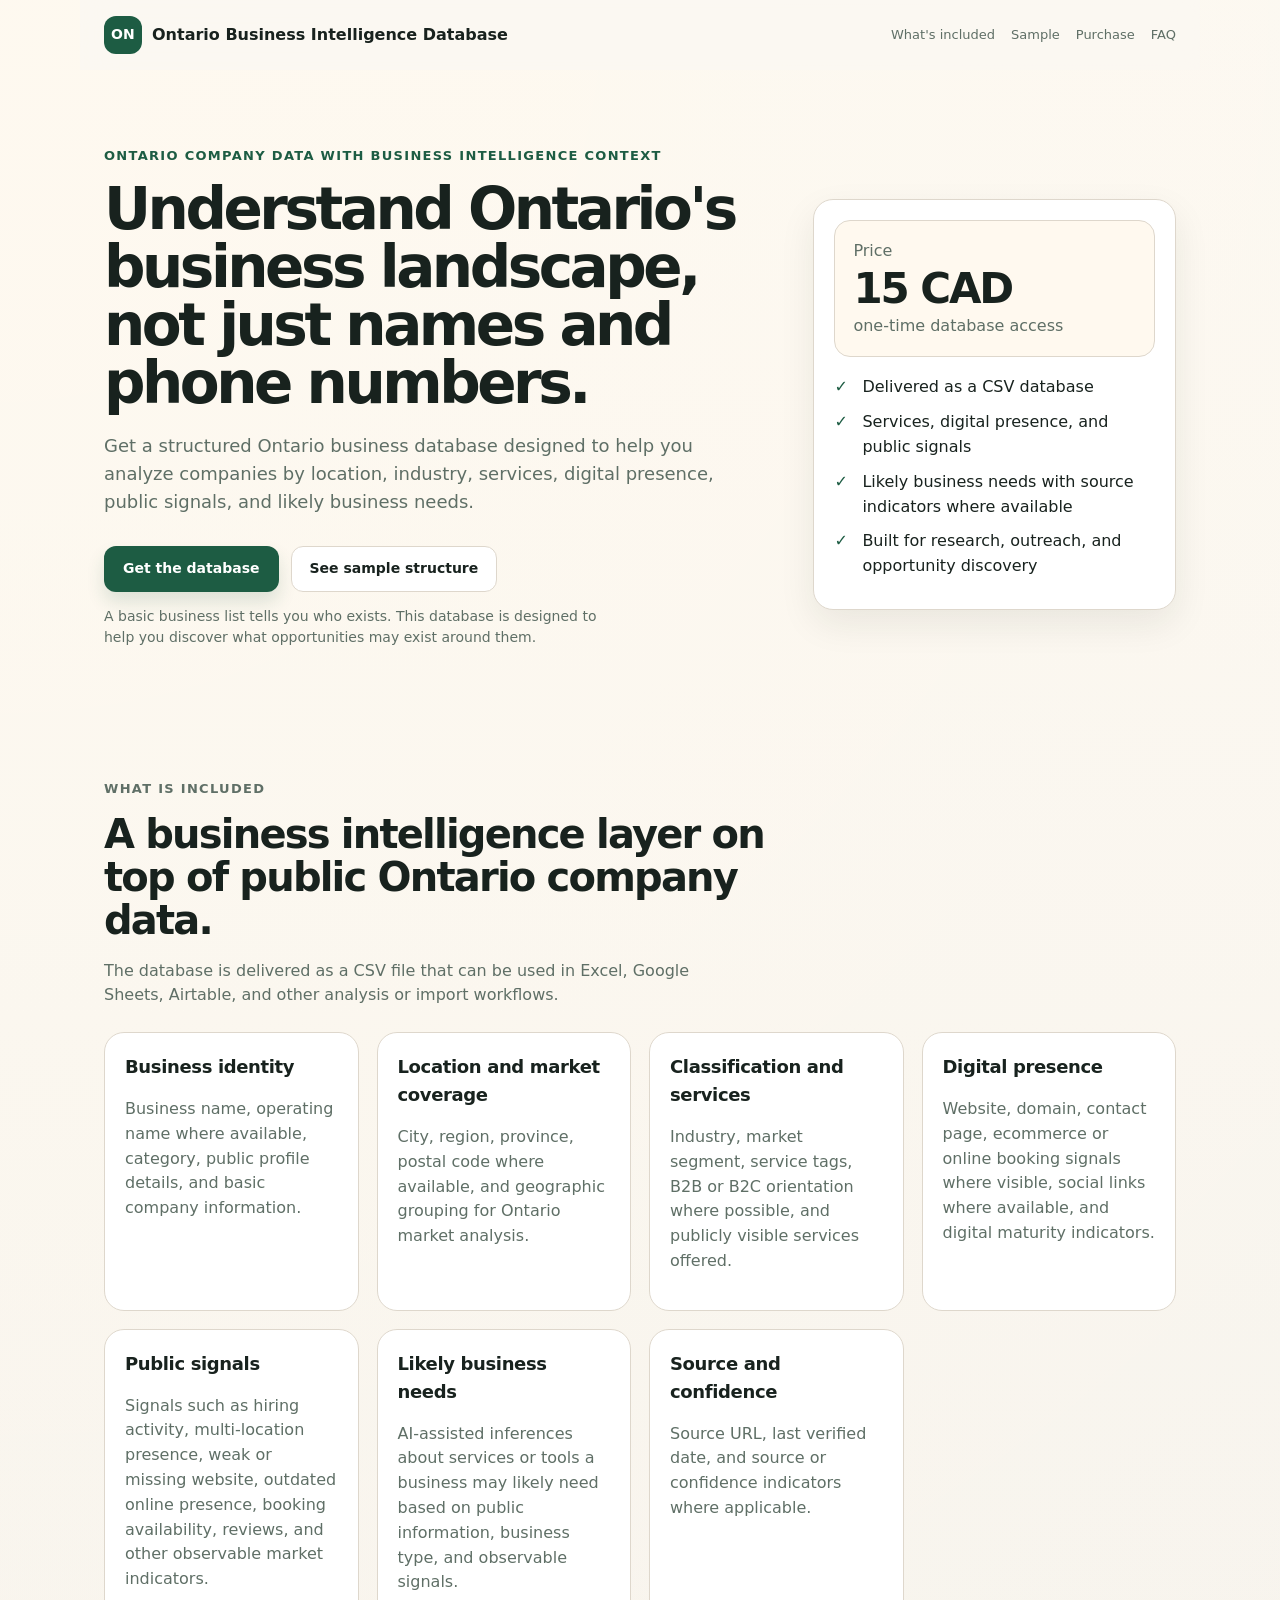
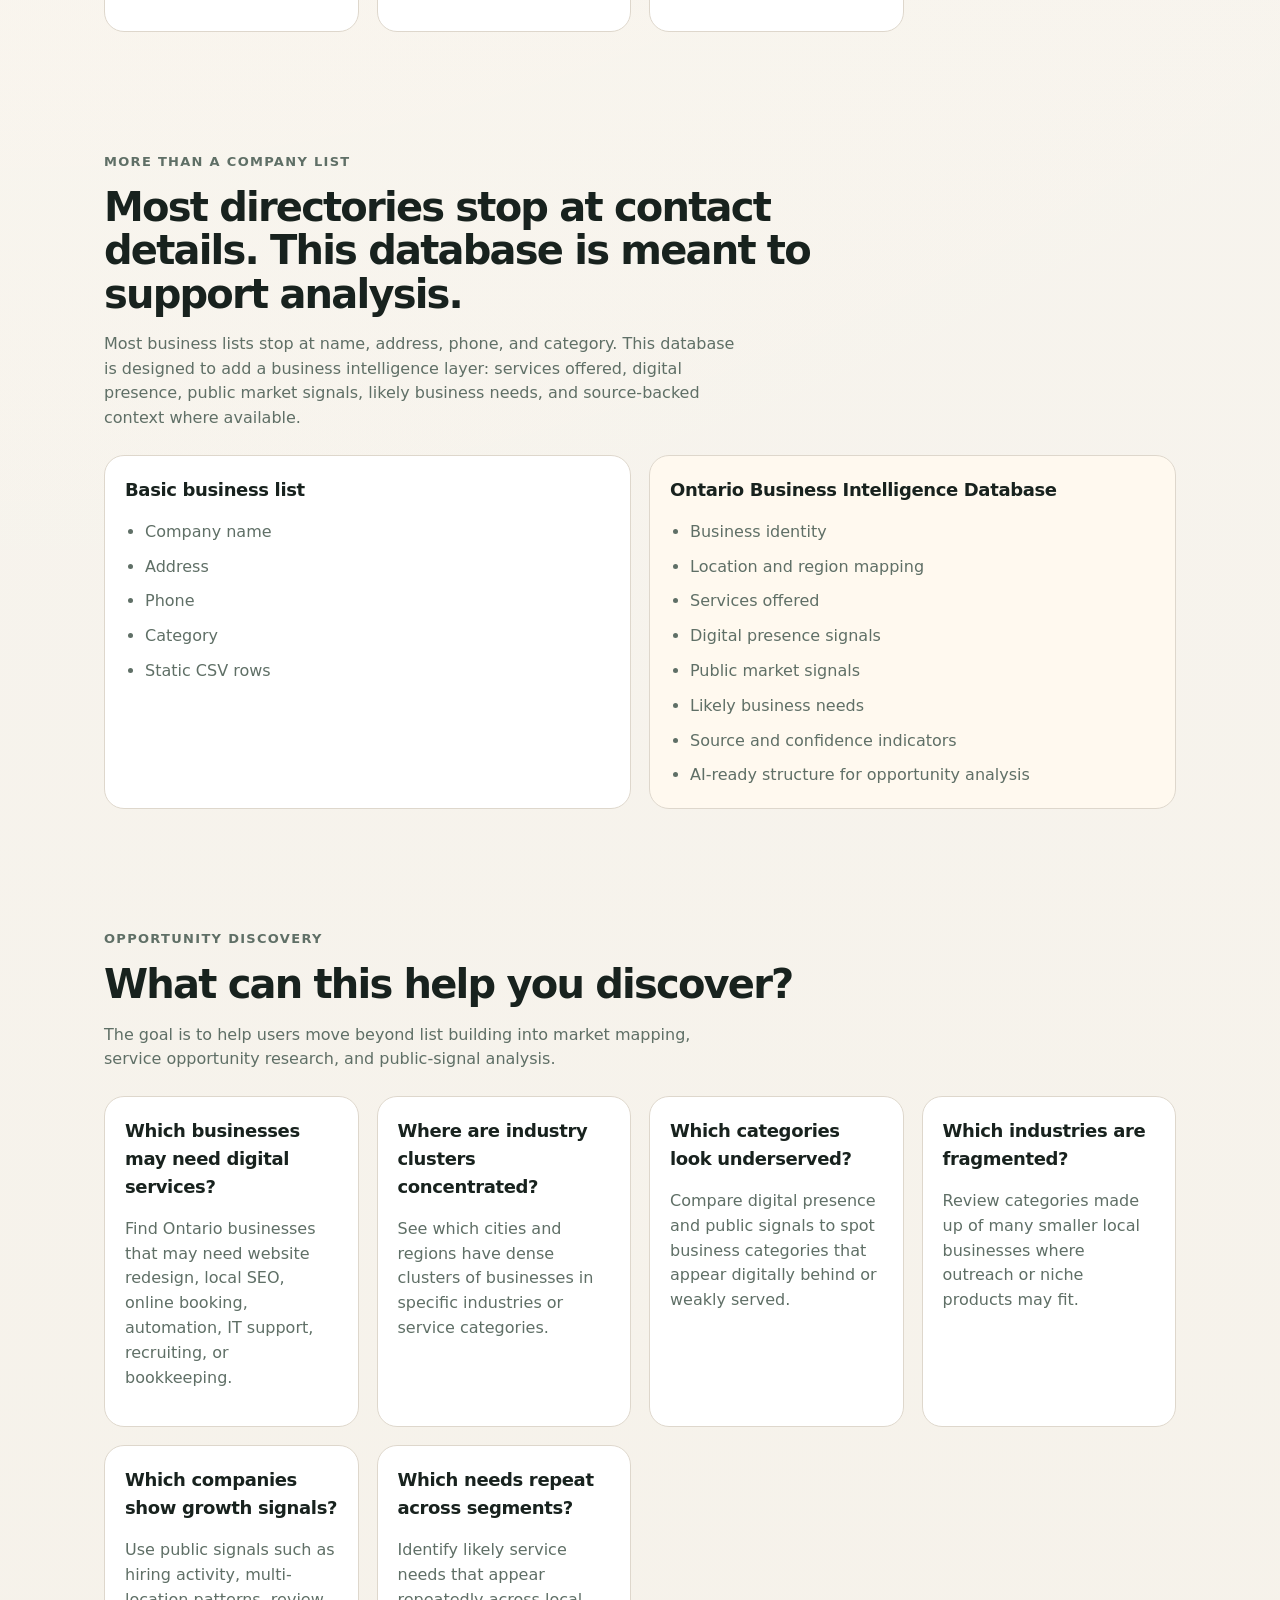
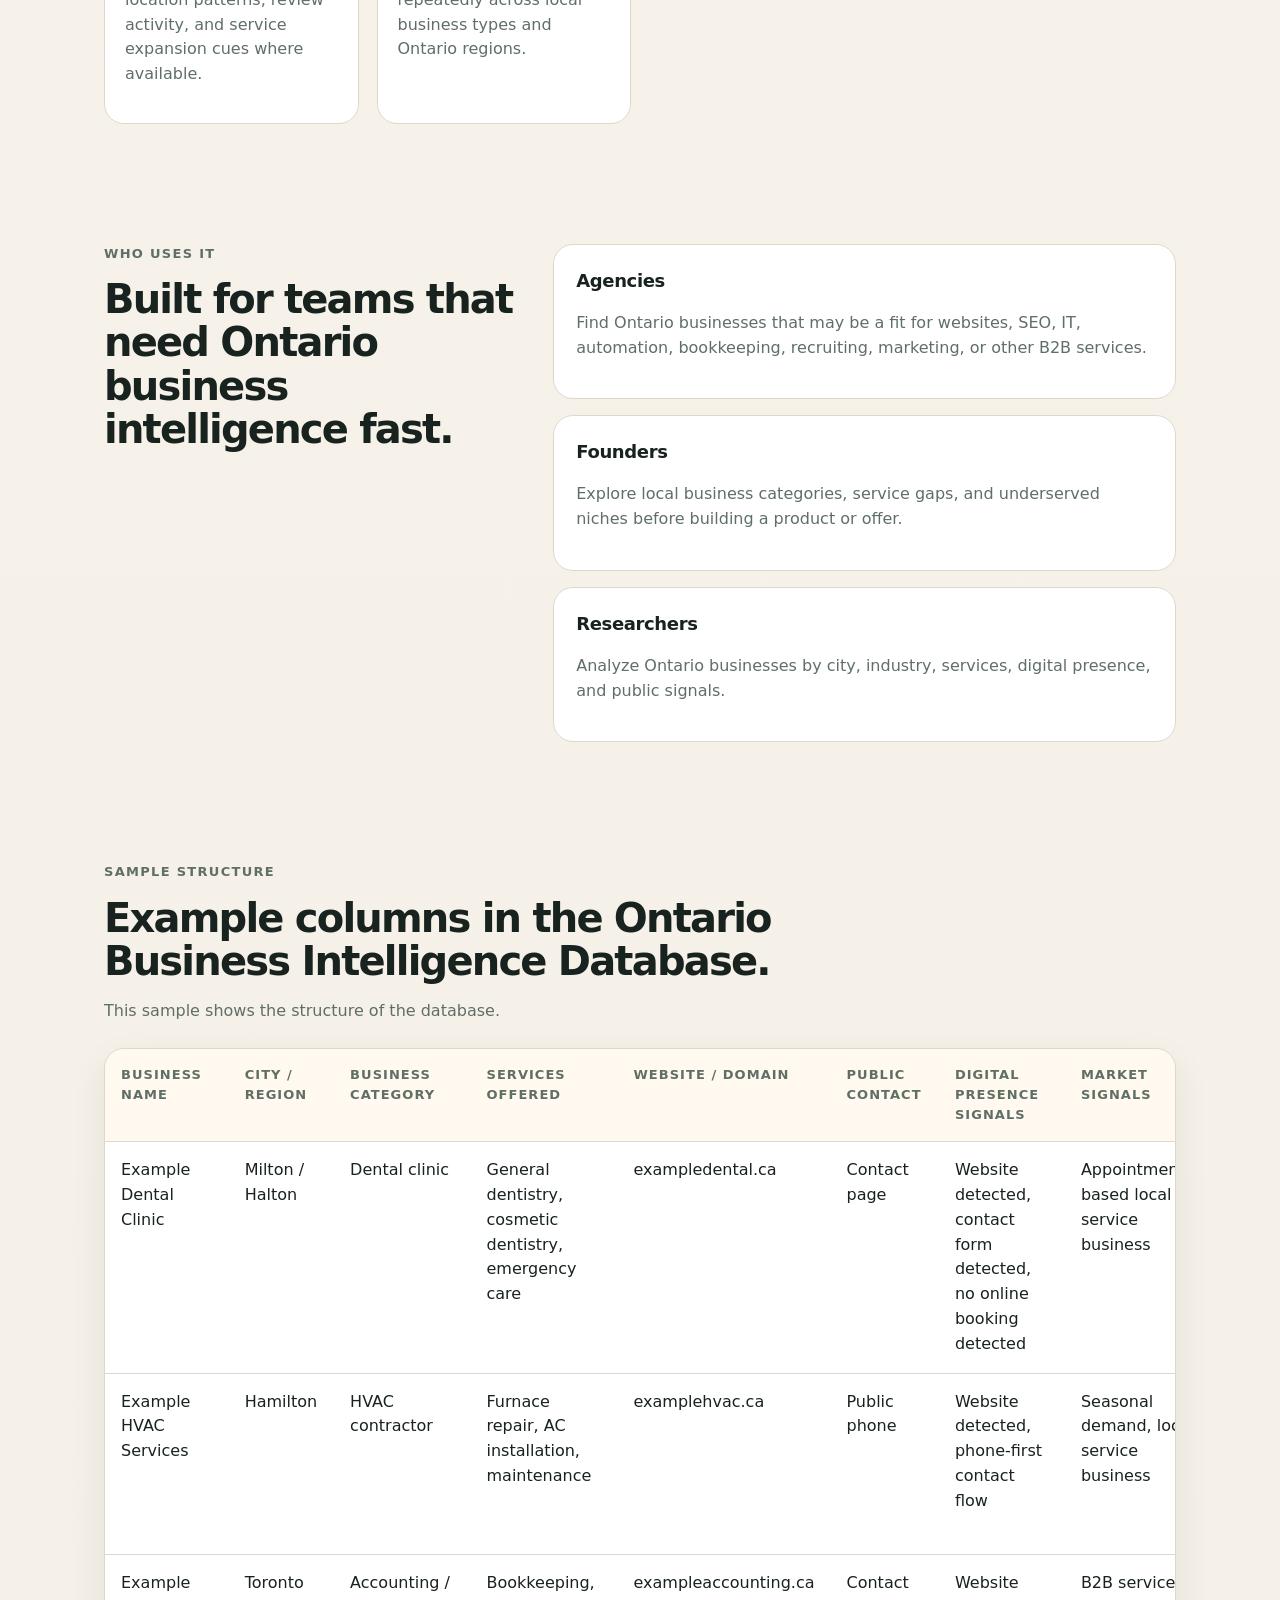
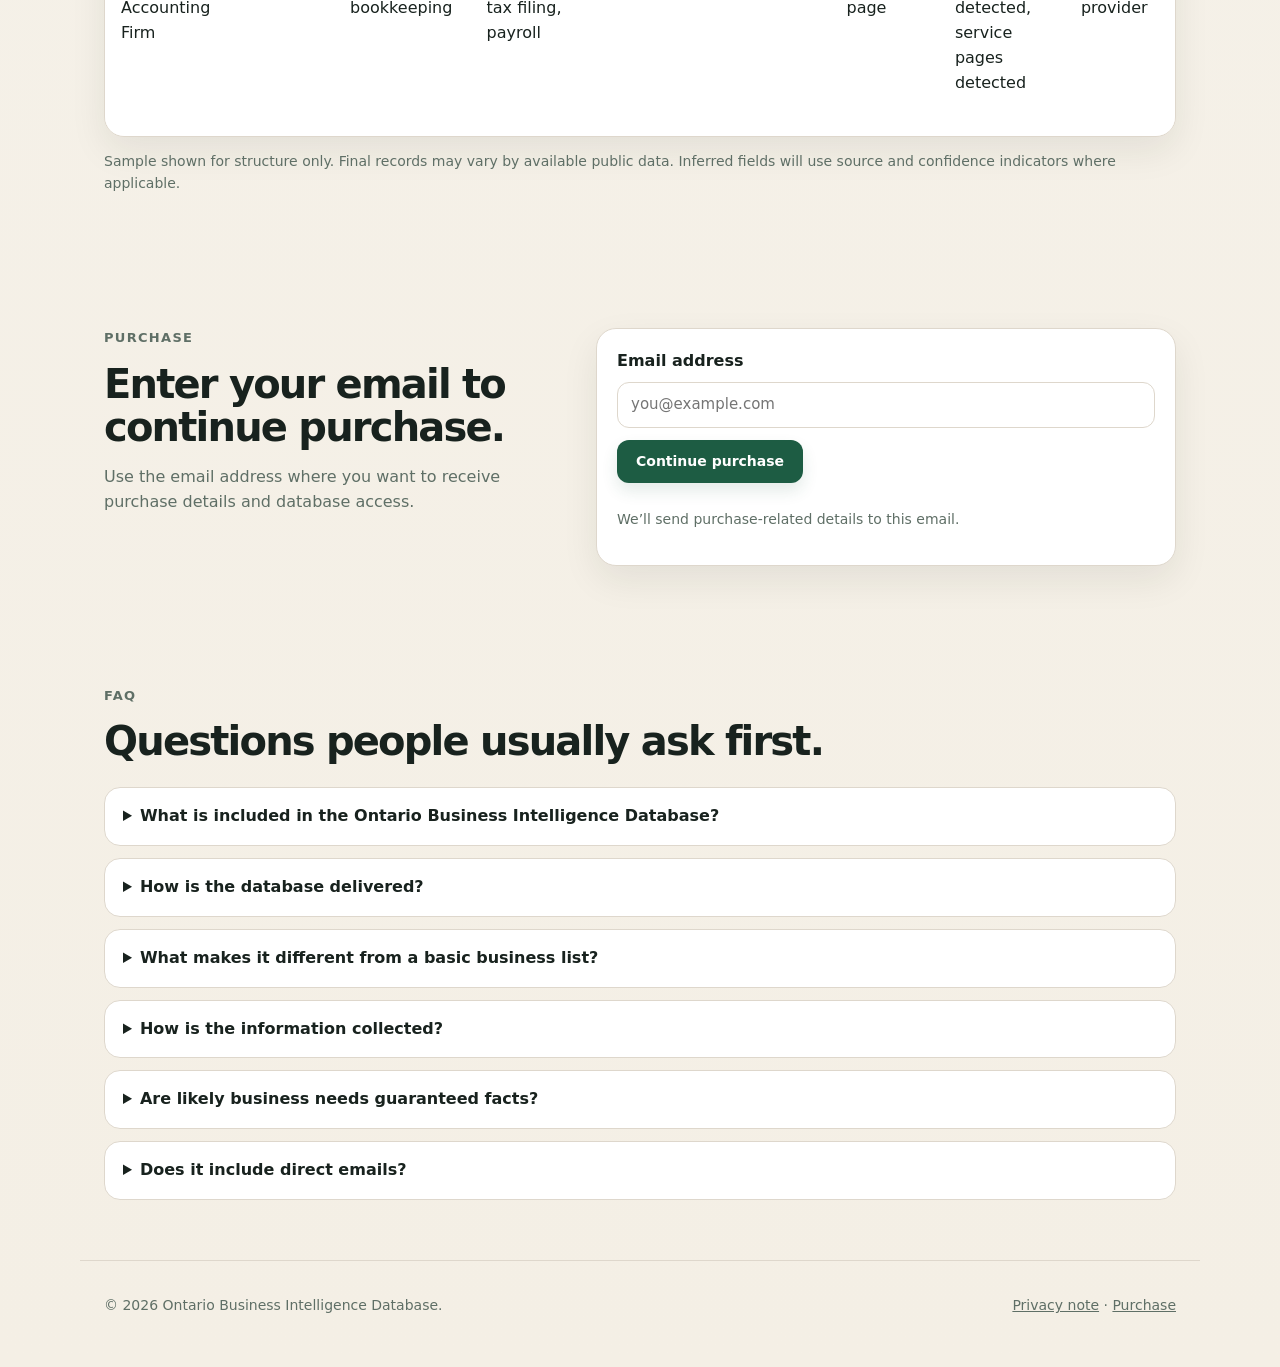
<file: index.html>
<!doctype html>
<html lang="en-CA">
<head>
  <meta charset="utf-8" />
  <meta name="viewport" content="width=device-width, initial-scale=1" />
  <title>Ontario Business Intelligence Database | Ontario Company Data</title>
  <meta name="description" content="Ontario business intelligence database for market research, prospecting, outreach, local business analysis, and opportunity discovery across Ontario." />
  <meta name="robots" content="index, follow" />
  <link rel="canonical" href="https://volontsevich.github.io/ontario-business-database/" />

  <meta property="og:title" content="Ontario Business Intelligence Database | Ontario Company Data" />
  <meta property="og:description" content="Ontario business intelligence database for prospecting, market research, outreach, local business analysis, and opportunity discovery." />
  <meta property="og:type" content="website" />
  <meta property="og:url" content="https://volontsevich.github.io/ontario-business-database/" />
  <meta property="og:image" content="https://volontsevich.github.io/ontario-business-database/og-image.svg" />

  <link rel="icon" href="favicon.svg" type="image/svg+xml" />
  <link rel="manifest" href="site.webmanifest" />
  <link rel="stylesheet" href="styles.css" />

  <!-- Google Analytics 4: replace G-XXXXXXXXXX with your real Measurement ID.
       If you do not have GA4 yet, you can leave this as-is while testing locally. -->
  <script async src="https://www.googletagmanager.com/gtag/js?id=G-3ZRXRLXMK3"></script>
  <script>
    window.dataLayer = window.dataLayer || [];
    function gtag(){dataLayer.push(arguments);}
    window.gtag = window.gtag || gtag;
    gtag('js', new Date());
    gtag('config', 'G-3ZRXRLXMK3');
  </script>

  <script type="application/ld+json">
  {
    "@context": "https://schema.org",
    "@type": "Product",
    "name": "Ontario Business Intelligence Database",
    "description": "Ontario business intelligence database for market research, prospecting, outreach, local business analysis, and opportunity discovery.",
    "offers": {
      "@type": "Offer",
      "price": "15.00",
      "priceCurrency": "CAD"
    }
  }
  </script>

  <script type="application/ld+json">
  {
    "@context": "https://schema.org",
    "@type": "FAQPage",
    "mainEntity": [
      {
        "@type": "Question",
        "name": "What is included in the Ontario Business Intelligence Database?",
        "acceptedAnswer": {
          "@type": "Answer",
          "text": "The database is designed to include business identity, location, category, publicly visible services, digital presence signals, public market signals, likely business needs, and source or confidence indicators where available."
        }
      },
      {
        "@type": "Question",
        "name": "How is the database delivered?",
        "acceptedAnswer": {
          "@type": "Answer",
          "text": "The database is delivered as a CSV file that can be opened in Excel, Google Sheets, Airtable, and most CRM or import tools."
        }
      },
      {
        "@type": "Question",
        "name": "What makes it different from a basic business list?",
        "acceptedAnswer": {
          "@type": "Answer",
          "text": "It is designed to go beyond a basic company list by adding services offered, digital presence signals, public market signals, likely business needs, and source-backed context where available."
        }
      },
      {
        "@type": "Question",
        "name": "How is the information collected?",
        "acceptedAnswer": {
          "@type": "Answer",
          "text": "The database is compiled from publicly available business information gathered from public sources in a lawful and practical way."
        }
      },
      {
        "@type": "Question",
        "name": "Are likely business needs guaranteed facts?",
        "acceptedAnswer": {
          "@type": "Answer",
          "text": "Likely business needs are AI-assisted inferences based on public information, business type, and observable signals. They should be treated as research signals, not guaranteed facts."
        }
      }
    ]
  }
  </script>
</head>

<body>
  <header class="site-header">
    <a class="brand" href="#top" aria-label="Ontario Business Intelligence Database home">
      <span class="brand-mark">ON</span>
      <span>Ontario Business Intelligence Database</span>
    </a>
    <nav class="nav" aria-label="Main navigation">
      <a href="#included">What's included</a>
      <a href="#sample">Sample</a>
      <a href="#purchase">Purchase</a>
      <a href="#faq">FAQ</a>
    </nav>
  </header>

  <main id="top">
    <section class="hero">
      <div class="hero-copy">
        <p class="eyebrow">Ontario company data with business intelligence context</p>
        <h1>Understand Ontario's business landscape, not just names and phone numbers.</h1>
        <p class="hero-text">
          Get a structured Ontario business database designed to help you analyze companies by location,
          industry, services, digital presence, public signals, and likely business needs.
        </p>

        <div class="hero-actions">
          <a class="button button-primary" href="#purchase" data-track="cta_reserve_click">
            Get the database
          </a>
          <a class="button button-secondary" href="#sample" data-track="sample_click">
            See sample structure
          </a>
        </div>

        <p class="microcopy">
          A basic business list tells you who exists. This database is designed to help you discover what opportunities may exist around them.
        </p>
      </div>

      <aside class="hero-card" aria-label="Product summary">
        <div class="price-card">
          <span class="label">Price</span>
          <strong>15 CAD</strong>
          <span class="muted">one-time database access</span>
        </div>
        <ul class="check-list">
          <li>Delivered as a CSV database</li>
          <li>Services, digital presence, and public signals</li>
          <li>Likely business needs with source indicators where available</li>
          <li>Built for research, outreach, and opportunity discovery</li>
        </ul>
      </aside>
    </section>

    <section class="section" id="included">
      <div class="section-heading">
        <p class="eyebrow">What is included</p>
        <h2>A business intelligence layer on top of public Ontario company data.</h2>
        <p>
          The database is delivered as a CSV file that can be used in Excel,
          Google Sheets, Airtable, and other analysis or import workflows.
        </p>
      </div>

      <div class="grid cards">
        <article class="card">
          <h3>Business identity</h3>
          <p>Business name, operating name where available, category, public profile details, and basic company information.</p>
        </article>
        <article class="card">
          <h3>Location and market coverage</h3>
          <p>City, region, province, postal code where available, and geographic grouping for Ontario market analysis.</p>
        </article>
        <article class="card">
          <h3>Classification and services</h3>
          <p>Industry, market segment, service tags, B2B or B2C orientation where possible, and publicly visible services offered.</p>
        </article>
        <article class="card">
          <h3>Digital presence</h3>
          <p>Website, domain, contact page, ecommerce or online booking signals where visible, social links where available, and digital maturity indicators.</p>
        </article>
        <article class="card">
          <h3>Public signals</h3>
          <p>Signals such as hiring activity, multi-location presence, weak or missing website, outdated online presence, booking availability, reviews, and other observable market indicators.</p>
        </article>
        <article class="card">
          <h3>Likely business needs</h3>
          <p>AI-assisted inferences about services or tools a business may likely need based on public information, business type, and observable signals.</p>
        </article>
        <article class="card">
          <h3>Source and confidence</h3>
          <p>Source URL, last verified date, and source or confidence indicators where applicable.</p>
        </article>
      </div>
    </section>

    <section class="section">
      <div class="section-heading">
        <p class="eyebrow">More than a company list</p>
        <h2>Most directories stop at contact details. This database is meant to support analysis.</h2>
        <p>
          Most business lists stop at name, address, phone, and category. This database is designed to add a business intelligence layer: services offered, digital presence, public market signals, likely business needs, and source-backed context where available.
        </p>
      </div>

      <div class="comparison-grid">
        <article class="comparison-card">
          <h3>Basic business list</h3>
          <ul class="comparison-list">
            <li>Company name</li>
            <li>Address</li>
            <li>Phone</li>
            <li>Category</li>
            <li>Static CSV rows</li>
          </ul>
        </article>
        <article class="comparison-card comparison-card-accent">
          <h3>Ontario Business Intelligence Database</h3>
          <ul class="comparison-list">
            <li>Business identity</li>
            <li>Location and region mapping</li>
            <li>Services offered</li>
            <li>Digital presence signals</li>
            <li>Public market signals</li>
            <li>Likely business needs</li>
            <li>Source and confidence indicators</li>
            <li>AI-ready structure for opportunity analysis</li>
          </ul>
        </article>
      </div>
    </section>

    <section class="section">
      <div class="section-heading">
        <p class="eyebrow">Opportunity discovery</p>
        <h2>What can this help you discover?</h2>
        <p>
          The goal is to help users move beyond list building into market mapping, service opportunity research, and public-signal analysis.
        </p>
      </div>

      <div class="grid cards discovery-cards">
        <article class="card">
          <h3>Which businesses may need digital services?</h3>
          <p>Find Ontario businesses that may need website redesign, local SEO, online booking, automation, IT support, recruiting, or bookkeeping.</p>
        </article>
        <article class="card">
          <h3>Where are industry clusters concentrated?</h3>
          <p>See which cities and regions have dense clusters of businesses in specific industries or service categories.</p>
        </article>
        <article class="card">
          <h3>Which categories look underserved?</h3>
          <p>Compare digital presence and public signals to spot business categories that appear digitally behind or weakly served.</p>
        </article>
        <article class="card">
          <h3>Which industries are fragmented?</h3>
          <p>Review categories made up of many smaller local businesses where outreach or niche products may fit.</p>
        </article>
        <article class="card">
          <h3>Which companies show growth signals?</h3>
          <p>Use public signals such as hiring activity, multi-location patterns, review activity, and service expansion cues where available.</p>
        </article>
        <article class="card">
          <h3>Which needs repeat across segments?</h3>
          <p>Identify likely service needs that appear repeatedly across local business types and Ontario regions.</p>
        </article>
      </div>
    </section>

    <section class="section split">
      <div>
        <p class="eyebrow">Who uses it</p>
        <h2>Built for teams that need Ontario business intelligence fast.</h2>
      </div>
      <div class="use-cases">
        <div>
          <h3>Agencies</h3>
          <p>Find Ontario businesses that may be a fit for websites, SEO, IT, automation, bookkeeping, recruiting, marketing, or other B2B services.</p>
        </div>
        <div>
          <h3>Founders</h3>
          <p>Explore local business categories, service gaps, and underserved niches before building a product or offer.</p>
        </div>
        <div>
          <h3>Researchers</h3>
          <p>Analyze Ontario businesses by city, industry, services, digital presence, and public signals.</p>
        </div>
      </div>
    </section>

    <section class="section sample-section" id="sample">
      <div class="section-heading">
        <p class="eyebrow">Sample structure</p>
        <h2>Example columns in the Ontario Business Intelligence Database.</h2>
        <p>This sample shows the structure of the database.</p>
      </div>

      <div class="table-wrapper" role="region" aria-label="Sample database columns" tabindex="0">
        <table>
          <thead>
            <tr>
              <th>Business Name</th>
              <th>City / Region</th>
              <th>Business Category</th>
              <th>Services Offered</th>
              <th>Website / Domain</th>
              <th>Public Contact</th>
              <th>Digital Presence Signals</th>
              <th>Market Signals</th>
              <th>Likely Business Needs</th>
              <th>Source URL</th>
              <th>Confidence</th>
              <th>Last Verified</th>
            </tr>
          </thead>
          <tbody>
            <tr>
              <td>Example Dental Clinic</td>
              <td>Milton / Halton</td>
              <td>Dental clinic</td>
              <td>General dentistry, cosmetic dentistry, emergency care</td>
              <td>exampledental.ca</td>
              <td>Contact page</td>
              <td>Website detected, contact form detected, no online booking detected</td>
              <td>Appointment-based local service business</td>
              <td>Online booking, local SEO, patient reminder automation, reputation management</td>
              <td>Public source</td>
              <td>Medium</td>
              <td>YYYY-MM-DD</td>
            </tr>
            <tr>
              <td>Example HVAC Services</td>
              <td>Hamilton</td>
              <td>HVAC contractor</td>
              <td>Furnace repair, AC installation, maintenance</td>
              <td>examplehvac.ca</td>
              <td>Public phone</td>
              <td>Website detected, phone-first contact flow</td>
              <td>Seasonal demand, local service business</td>
              <td>Local SEO, call tracking, dispatch software, review management</td>
              <td>Public source</td>
              <td>Medium</td>
              <td>YYYY-MM-DD</td>
            </tr>
            <tr>
              <td>Example Accounting Firm</td>
              <td>Toronto</td>
              <td>Accounting / bookkeeping</td>
              <td>Bookkeeping, tax filing, payroll</td>
              <td>exampleaccounting.ca</td>
              <td>Contact page</td>
              <td>Website detected, service pages detected</td>
              <td>B2B service provider</td>
              <td>CRM, automation, content marketing, lead generation</td>
              <td>Public source</td>
              <td>Medium</td>
              <td>YYYY-MM-DD</td>
            </tr>
          </tbody>
        </table>
      </div>

      <p class="table-note">
        Sample shown for structure only. Final records may vary by available public data. Inferred fields will use source and confidence indicators where applicable.
      </p>
    </section>

    <section class="section purchase-section" id="purchase">
      <div class="purchase-copy">
        <p class="eyebrow">Purchase</p>
        <h2>Enter your email to continue purchase.</h2>
        <p>
          Use the email address where you want to receive purchase details and database access.
        </p>
      </div>

      <form class="lead-form" id="leadForm">
        <div class="form-row">
          <label for="email">Email address</label>
          <input id="email" name="email" type="email" autocomplete="email" placeholder="you@example.com" required />
        </div>

        <button class="button button-primary purchase-button" type="submit">
          Continue purchase
        </button>

        <p class="form-note">
          We’ll send purchase-related details to this email.
        </p>

        <div class="form-status" id="formStatus" role="status" aria-live="polite"></div>
      </form>

      <div class="modal-backdrop" id="interestModal" hidden>
        <div
          class="modal-dialog"
          role="dialog"
          aria-modal="true"
          aria-labelledby="interestModalTitle"
          aria-describedby="interestModalDescription"
          tabindex="-1"
        >
          <button class="modal-close" id="interestModalClose" type="button" aria-label="Close message">
            Close
          </button>
          <p class="eyebrow">Purchase request received</p>
          <h2 id="interestModalTitle">The database is being prepared.</h2>
          <p id="interestModalDescription">
            Thanks — we recorded your purchase request. We’ll contact you at this email as soon as the Ontario Business Intelligence Database is ready.
          </p>
          <button class="button button-primary" id="interestModalAction" type="button">
            OK
          </button>
        </div>
      </div>
    </section>

    <section class="section" id="faq">
      <div class="section-heading">
        <p class="eyebrow">FAQ</p>
        <h2>Questions people usually ask first.</h2>
      </div>

      <div class="faq-list">
        <details>
          <summary>What is included in the Ontario Business Intelligence Database?</summary>
          <p>The database is designed to include business identity, location, category, publicly visible services, digital presence signals, public market signals, likely business needs, and source or confidence indicators where available.</p>
        </details>
        <details>
          <summary>How is the database delivered?</summary>
          <p>The database is delivered as a CSV file that works in Excel, Google Sheets, Airtable, and most import tools.</p>
        </details>
        <details>
          <summary>What makes it different from a basic business list?</summary>
          <p>It is designed to go beyond a basic company list by adding services offered, digital presence signals, public market signals, likely business needs, and source-backed context where available.</p>
        </details>
        <details>
          <summary>How is the information collected?</summary>
          <p>All information in the database is gathered from public sources and compiled in a lawful way using publicly available business information.</p>
        </details>
        <details>
          <summary>Are likely business needs guaranteed facts?</summary>
          <p>Likely business needs are AI-assisted inferences based on public information, business type, and observable signals. They should be treated as research signals, not guaranteed facts.</p>
        </details>
        <details>
          <summary>Does it include direct emails?</summary>
          <p>Only public contact details will be considered, and only where legally and practically appropriate. Contact pages may be included instead of direct emails.</p>
        </details>
      </div>
    </section>
  </main>

  <footer class="site-footer">
    <p>© <span id="year"></span> Ontario Business Intelligence Database.</p>
    <p>
      <a href="privacy.html">Privacy note</a>
      <span aria-hidden="true"> · </span>
      <a href="#purchase">Purchase</a>
    </p>
  </footer>

  <script src="script.js"></script>
</body>
</html>
</file>
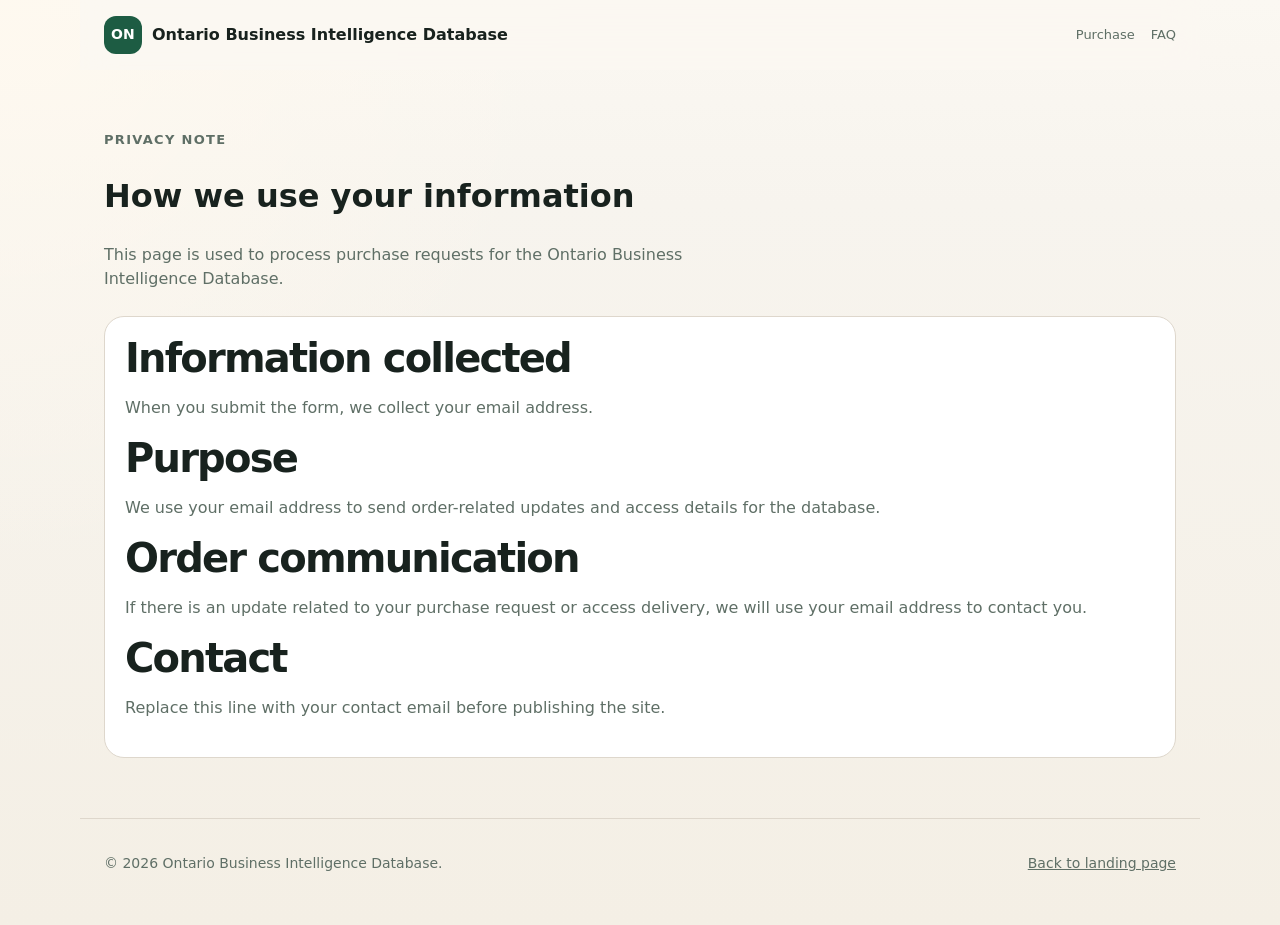
<file: privacy.html>
<!doctype html>
<html lang="en-CA">
<head>
  <meta charset="utf-8" />
  <meta name="viewport" content="width=device-width, initial-scale=1" />
  <title>Privacy Note — Ontario Business Intelligence Database</title>
  <meta name="description" content="Privacy note for the Ontario Business Intelligence Database purchase page." />
  <meta name="robots" content="index, follow" />
  <link rel="canonical" href="https://volontsevich.github.io/ontario-business-database/privacy.html" />
  <link rel="icon" href="favicon.svg" type="image/svg+xml" />
  <link rel="stylesheet" href="styles.css" />
</head>
<body>
  <header class="site-header">
    <a class="brand" href="index.html">
      <span class="brand-mark">ON</span>
      <span>Ontario Business Intelligence Database</span>
    </a>
    <nav class="nav" aria-label="Main navigation">
      <a href="index.html#purchase">Purchase</a>
      <a href="index.html#faq">FAQ</a>
    </nav>
  </header>

  <main class="section">
    <div class="section-heading">
      <p class="eyebrow">Privacy note</p>
      <h1>How we use your information</h1>
      <p>
        This page is used to process purchase requests for the Ontario Business Intelligence Database.
      </p>
    </div>

    <div class="card">
      <h2>Information collected</h2>
      <p>
        When you submit the form, we collect your email address.
      </p>

      <h2>Purpose</h2>
      <p>
        We use your email address to send order-related updates and access details for the database.
      </p>

      <h2>Order communication</h2>
      <p>
        If there is an update related to your purchase request or access delivery, we will use your email address to contact you.
      </p>

      <h2>Contact</h2>
      <p>
        Replace this line with your contact email before publishing the site.
      </p>
    </div>
  </main>

  <footer class="site-footer">
    <p>© <span id="year"></span> Ontario Business Intelligence Database.</p>
    <p><a href="index.html">Back to landing page</a></p>
  </footer>

  <script>
    document.getElementById("year").textContent = new Date().getFullYear();
  </script>
</body>
</html>
</file>
<file: styles.css>
:root {
  --bg: #f7f4ee;
  --surface: #ffffff;
  --surface-soft: #fff9ef;
  --text: #18221e;
  --muted: #5f6f66;
  --line: #ded7cc;
  --accent: #1d5c43;
  --accent-dark: #143d2e;
  --accent-soft: #dbeadd;
  --warning: #7a4c00;
  --warning-bg: #fff4d6;
  --success-bg: #e8f5ec;
  --success: #1d5c43;
  --shadow: 0 14px 36px rgba(22, 33, 28, 0.08);
  --radius: 20px;
  --max: 1120px;
}

* {
  box-sizing: border-box;
}

html {
  scroll-behavior: smooth;
}

body {
  margin: 0;
  font-family: Inter, ui-sans-serif, system-ui, -apple-system, BlinkMacSystemFont, "Segoe UI", sans-serif;
  background:
    radial-gradient(circle at top left, rgba(255, 249, 239, 0.85), transparent 36%),
    linear-gradient(180deg, #fbf8f2 0%, var(--bg) 22%, #f4efe5 100%);
  color: var(--text);
  line-height: 1.55;
}

a {
  color: inherit;
}

.site-header {
  position: sticky;
  top: 0;
  z-index: 20;
  display: flex;
  align-items: center;
  justify-content: space-between;
  gap: 24px;
  max-width: var(--max);
  margin: 0 auto;
  padding: 16px 24px;
  background: rgba(251, 248, 242, 0.88);
  backdrop-filter: blur(16px);
}

.brand {
  display: inline-flex;
  align-items: center;
  gap: 10px;
  text-decoration: none;
  font-weight: 750;
}

.brand-mark {
  display: inline-grid;
  place-items: center;
  width: 38px;
  height: 38px;
  border-radius: 12px;
  background: var(--accent);
  color: white;
  font-size: 14px;
  letter-spacing: 0.02em;
}

.nav {
  display: flex;
  gap: 16px;
  color: var(--muted);
  font-size: 13px;
}

.nav a {
  text-decoration: none;
}

.nav a:hover {
  color: var(--text);
}

.hero {
  max-width: var(--max);
  margin: 0 auto;
  padding: 76px 24px 56px;
  display: grid;
  grid-template-columns: minmax(0, 1.3fr) minmax(320px, 0.7fr);
  gap: 36px;
  align-items: center;
}

.hero-copy h1 {
  margin: 0;
  max-width: 760px;
  font-size: clamp(36px, 5.6vw, 58px);
  line-height: 1;
  letter-spacing: -0.06em;
}

.hero-text {
  max-width: 660px;
  margin: 20px 0 0;
  font-size: 18px;
  color: var(--muted);
}

.eyebrow {
  margin: 0 0 14px;
  color: var(--accent);
  font-size: 13px;
  font-weight: 800;
  letter-spacing: 0.10em;
  text-transform: uppercase;
}

.hero-actions {
  display: flex;
  flex-wrap: wrap;
  gap: 12px;
  margin-top: 30px;
}

.button {
  display: inline-flex;
  align-items: center;
  justify-content: center;
  min-height: 42px;
  padding: 11px 18px;
  border-radius: 12px;
  border: 1px solid transparent;
  font: inherit;
  font-weight: 750;
  font-size: 14px;
  text-decoration: none;
  cursor: pointer;
  transition: transform 0.16s ease, box-shadow 0.16s ease, background 0.16s ease;
}

.button:hover {
  transform: translateY(-1px);
}

.button-primary {
  background: var(--accent);
  color: white;
  box-shadow: 0 10px 18px rgba(29, 92, 67, 0.14);
}

.button-primary:hover {
  background: var(--accent-dark);
}

.button-secondary {
  background: var(--surface);
  color: var(--text);
  border-color: var(--line);
}

.microcopy,
.form-note {
  color: var(--muted);
  font-size: 14px;
}

.microcopy {
  max-width: 58ch;
  margin-top: 14px;
}

.hero-card {
  background: var(--surface);
  border: 1px solid var(--line);
  border-radius: var(--radius);
  padding: 20px;
  box-shadow: var(--shadow);
}

.price-card {
  padding: 18px;
  border-radius: 16px;
  background: var(--surface-soft);
  border: 1px solid var(--line);
}

.price-card .label,
.price-card .muted {
  display: block;
  color: var(--muted);
}

.price-card strong {
  display: block;
  margin: 4px 0;
  font-size: 42px;
  line-height: 1;
  letter-spacing: -0.05em;
}

.check-list {
  padding: 0;
  margin: 18px 0 0;
  list-style: none;
}

.check-list li {
  position: relative;
  padding-left: 28px;
  margin: 10px 0;
}

.check-list li::before {
  content: "✓";
  position: absolute;
  left: 0;
  color: var(--accent);
  font-weight: 900;
}

.section {
  max-width: var(--max);
  margin: 0 auto;
  padding: 60px 24px;
}

.section-heading {
  max-width: 740px;
  margin-bottom: 24px;
}

.section h2 {
  margin: 0;
  font-size: clamp(28px, 3.6vw, 40px);
  line-height: 1.08;
  letter-spacing: -0.045em;
}

.section h3 {
  margin: 0 0 10px;
  font-size: 18px;
  letter-spacing: -0.02em;
}

.section p {
  color: var(--muted);
}

.section-heading p:last-child {
  max-width: 62ch;
}

.grid {
  display: grid;
  gap: 18px;
}

.cards {
  grid-template-columns: repeat(auto-fit, minmax(240px, 1fr));
}

.card {
  padding: 20px;
  border: 1px solid var(--line);
  border-radius: var(--radius);
  background: var(--surface);
}

.split {
  display: grid;
  grid-template-columns: 0.8fr 1.2fr;
  gap: 34px;
  align-items: start;
}

.use-cases {
  display: grid;
  gap: 16px;
}

.use-cases > div {
  padding: 22px;
  border-radius: var(--radius);
  background: var(--surface);
  border: 1px solid var(--line);
}

.table-wrapper {
  overflow-x: auto;
  border: 1px solid var(--line);
  border-radius: var(--radius);
  background: var(--surface);
  box-shadow: var(--shadow);
}

table {
  width: 100%;
  min-width: 1600px;
  border-collapse: collapse;
}

th,
td {
  padding: 16px;
  text-align: left;
  border-bottom: 1px solid var(--line);
  vertical-align: top;
}

th {
  background: var(--surface-soft);
  font-size: 13px;
  color: var(--muted);
  text-transform: uppercase;
  letter-spacing: 0.08em;
}

tbody tr:last-child td {
  border-bottom: 0;
}

.table-note {
  margin-top: 14px;
  font-size: 14px;
}

.comparison-grid {
  display: grid;
  grid-template-columns: repeat(2, minmax(0, 1fr));
  gap: 18px;
}

.comparison-card {
  padding: 20px;
  border: 1px solid var(--line);
  border-radius: var(--radius);
  background: var(--surface);
}

.comparison-card-accent {
  background: var(--surface-soft);
}

.comparison-list {
  margin: 16px 0 0;
  padding-left: 20px;
  color: var(--muted);
}

.comparison-list li + li {
  margin-top: 10px;
}

.purchase-section {
  display: grid;
  grid-template-columns: minmax(0, 0.8fr) minmax(0, 1fr);
  gap: 28px;
  align-items: start;
}

.purchase-copy {
  max-width: 540px;
}

.lead-form {
  display: grid;
  gap: 12px;
  width: 100%;
  max-width: 720px;
  padding: 20px;
  background: var(--surface);
  border: 1px solid var(--line);
  border-radius: var(--radius);
  box-shadow: var(--shadow);
}

.purchase-button {
  justify-self: start;
  min-width: 168px;
  min-height: 42px;
  padding: 10px 18px;
  border-radius: 12px;
  box-shadow: 0 8px 16px rgba(29, 92, 67, 0.12);
}

.form-row {
  display: grid;
  gap: 8px;
  margin-bottom: 0;
}

label {
  font-weight: 750;
}

input,
select,
textarea {
  width: 100%;
  border: 1px solid var(--line);
  border-radius: 12px;
  background: #fff;
  color: var(--text);
  min-height: 42px;
  padding: 10px 13px;
  font: inherit;
  font-size: 15px;
}

input:focus,
select:focus,
textarea:focus {
  outline: 3px solid var(--accent-soft);
  border-color: var(--accent);
}

.checkbox {
  display: grid;
  grid-template-columns: 18px 1fr;
  gap: 10px;
  align-items: start;
  margin: 16px 0 18px;
  font-weight: 500;
  color: var(--muted);
}

.checkbox input {
  width: 18px;
  height: 18px;
  margin-top: 3px;
}

.full-width {
  width: 100%;
}

.form-status {
  display: none;
  margin-top: 4px;
  padding: 10px 12px;
  border-radius: 12px;
  font-size: 14px;
}

.form-status.is-visible {
  display: block;
}

.form-status.is-warning {
  color: var(--warning);
  background: var(--warning-bg);
  border: 1px solid rgba(122, 76, 0, 0.25);
}

.form-status.is-success {
  color: var(--success);
  background: var(--success-bg);
  border: 1px solid rgba(29, 92, 67, 0.20);
}

body.modal-open {
  overflow: hidden;
}

.modal-backdrop {
  position: fixed;
  inset: 0;
  z-index: 40;
  display: grid;
  place-items: center;
  padding: 24px;
  background: rgba(24, 34, 30, 0.45);
}

.modal-backdrop[hidden] {
  display: none;
}

.modal-dialog {
  width: min(100%, 520px);
  padding: 22px;
  border: 1px solid var(--line);
  border-radius: var(--radius);
  background: var(--surface);
  box-shadow: var(--shadow);
}

.modal-dialog h2 {
  margin-top: 0;
}

.modal-close {
  display: inline-flex;
  margin-left: auto;
  margin-bottom: 12px;
  padding: 0;
  border: 0;
  background: transparent;
  color: var(--muted);
  font: inherit;
  font-weight: 700;
  cursor: pointer;
}

.modal-close:hover {
  color: var(--text);
}

.faq-list {
  display: grid;
  gap: 12px;
}

details {
  background: var(--surface);
  border: 1px solid var(--line);
  border-radius: 16px;
  padding: 16px 18px;
}

summary {
  cursor: pointer;
  font-weight: 800;
  font-size: 16px;
}

details p {
  margin-bottom: 0;
}

.site-footer {
  max-width: var(--max);
  margin: 0 auto;
  padding: 34px 24px 50px;
  display: flex;
  justify-content: space-between;
  gap: 20px;
  color: var(--muted);
  font-size: 14px;
  border-top: 1px solid var(--line);
}

.site-footer p {
  margin: 0;
}

.site-footer a:hover {
  color: var(--text);
}

@media (max-width: 860px) {
  .site-header {
    align-items: flex-start;
    flex-direction: column;
  }

  .nav {
    width: 100%;
    overflow-x: auto;
    padding-bottom: 4px;
  }

  .hero,
  .split,
  .purchase-section,
  .comparison-grid {
    grid-template-columns: 1fr;
  }

  .cards {
    grid-template-columns: 1fr;
  }

  .hero {
    padding-top: 46px;
  }

  .site-footer {
    flex-direction: column;
  }

  .modal-backdrop {
    padding: 18px;
  }
}

@media (max-width: 520px) {
  .hero,
  .section,
  .site-header,
  .site-footer {
    padding-left: 18px;
    padding-right: 18px;
  }

  .hero-copy h1 {
    font-size: 36px;
  }

  .button {
    width: 100%;
  }

  .purchase-button {
    width: 100%;
    min-width: 0;
  }
}
</file>
